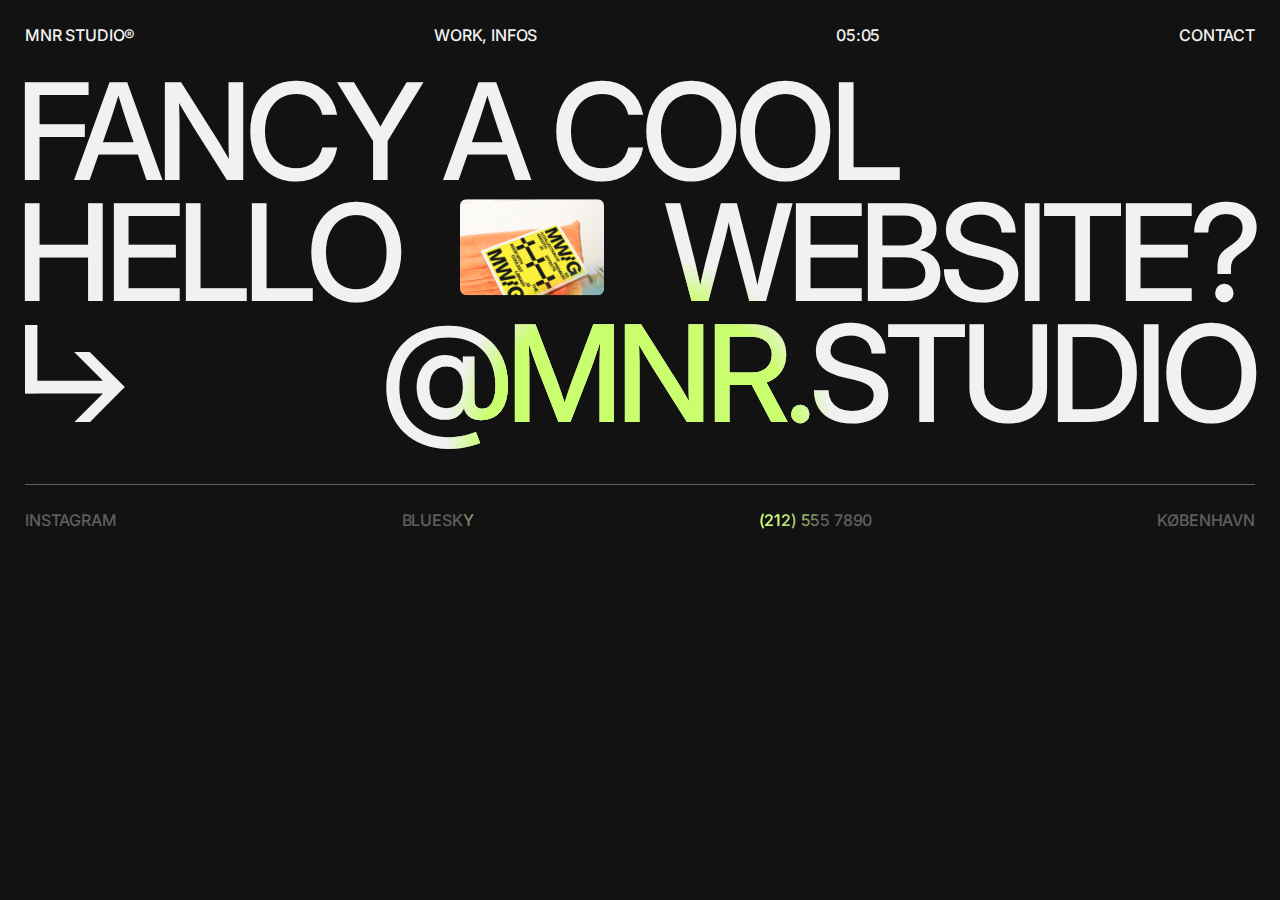
<file: mwg_044/index.html>
<!DOCTYPE html>
<html lang="en">
	<head>
		<meta charset="UTF-8">
		<meta name="viewport" content="width=device-width, initial-scale=1.0">
		<title>MWG 044</title>
		<link rel="stylesheet" >
		<link rel="icon" type="image/png" href="assets/favicon-96x96.png" sizes="96x96" />
	
	<style>
		@import url('https://fonts.googleapis.com/css2?family=Inter:wght@500&display=swap');

/* NORMALIZE */
* {
    margin: 0;
    padding: 0;
    box-sizing: border-box;
    appearance: none;
    -webkit-font-smoothing: antialiased;
    -moz-osx-font-smoothing: grayscale;
}
/* NORMALIZE */

body {
    background: #121212;
    color: #F1F1F1;
    font: 500 normal 22px/1.3 'Inter', sans-serif;
}
.mwg_effect044 .root {
    position: relative;
}
.mwg_effect044 .header,
.mwg_effect044 .footer {
    display: flex;
    justify-content: space-between;
    width: 100%;
    padding: 25px 0;
}
.mwg_effect044 .header p,
.mwg_effect044 .footer p {
    text-transform: uppercase;
    letter-spacing: -0.01em;
    font-size: 16px;
}
.mwg_effect044 .footer {
    position: relative;
    border-top: 1px solid rgb(95, 95, 95);
    margin: calc(2 * 25px) 0 0;
}
.mwg_effect044 .footer p {
    color: rgb(95, 95, 95)
}
.mwg_effect044 .footer a {
    color: inherit;
    text-decoration: none;
}
.mwg_effect044 .duplicate .footer p {
    color: var(--white);
}
.mwg_effect044 .line {
    display: flex;
    align-items: center;
    justify-content: space-between;
}
.mwg_effect044 .line p {
    font: 500 normal 10.5vw / 0.9 'Inter', sans-serif;
    letter-spacing: -0.05em;
    text-transform: uppercase;
}
.mwg_effect044 .line p:first-child {
    margin: 0 0 0 -0.07em;
}
.mwg_effect044 .photo {
    width: 11.2vw;
    height: max-content;
    aspect-ratio: 1.5;
    object-fit: cover;
    transform: translate(0, -5%);
    border-radius: 0.5vw;
}
.mwg_effect044 .icon {
    width: 7.8vw;
    height: auto;
}
.mwg_effect044 .containers {
    position: relative;
    pointer-events: none;
}
.mwg_effect044 .container {
    position: relative;
    padding: 0 25px;
    height: 100vh;
}
.mwg_effect044 .duplicate {
    --xpercent: 50%;
    --ypercent: 50%;
    mask-image: radial-gradient(circle at var(--xpercent) var(--ypercent), #000 20%, transparent 25%); 
    position: absolute;
    top: 0;
    left: 0;
    width: 100%;
    color: #C9FE6E;
}
.mwg_effect044 .duplicate .header {
    color: #C9FE6E;
}

@media (max-width: 768px) {
    .mwg_effect044 .header p:last-child, 
    .mwg_effect044 .footer p:last-child {
        display: none;
    }
    .mwg_effect044 .photo {
        width: 8vw;
        transform: translate(0, -15%);
    }
}
	</style>
	</head>
	<body>
		<section class="mwg_effect044">
			<div class="root">
				<div class="containers">
					<div class="container">
						<div class="header">
							<p>MNR Studio®</p>
							<p>Work, Infos</p>
							<p>05:05</p>
							<p>Contact</p>
						</div>
						<div class="line">
							<p>Fancy a cool</p>
						</div>
						<div class="line">
							<p>Hello</p>
							<img class="photo" src="assets/medias/1.png" alt="">
							<p>website?</p>
						</div>
						<div class="line">
							<svg class="icon" fill="none" height="115" viewBox="0 0 118 115" width="118" xmlns="http://www.w3.org/2000/svg"><g fill="currentColor"><path d="m76.5346 31.8467 41.4654 41.5767-41.4654 41.5766h-18.429l33.9984-34.0896h-92.0658671v-14.974h92.0658671l-33.9984-34.0897z"/><path d="m.00000377 80.7447-.00000377-80.74469922 14.6416-.00000078v80.7447z"/></g></svg>
							
							<p>@mnr.studio</p>
						</div>
						<div class="footer">
							<p>Instagram</p>
							<p>Bluesky</p>
							<p>(212) 555 7890</p>
							<p>København</p>
						</div>
					</div>
					<div class="container duplicate" aria-hidden="true">
						<div class="header">
							<p>MNR Studio®</p>
							<p>Work, Infos</p>
							<p>05:05</p>
							<p>Contact</p>
						</div>
						<div class="line">
							<p>Fancy a cool</p>
						</div>
						<div class="line">
							<p>Hello</p>
							<img class="photo" src="assets/medias/2.png" alt="">
							<p>website?</p>
						</div>
						<div class="line">
							<svg class="icon" fill="none" height="115" viewBox="0 0 118 115" width="118" xmlns="http://www.w3.org/2000/svg"><g fill="currentColor"><path d="m76.5346 31.8467 41.4654 41.5767-41.4654 41.5766h-18.429l33.9984-34.0896h-92.0658671v-14.974h92.0658671l-33.9984-34.0897z"/><path d="m.00000377 80.7447-.00000377-80.74469922 14.6416-.00000078v80.7447z"/></g></svg>
				
							<p>@mnr.studio</p>
						</div>
						<div class="footer">
							<p>Instagram</p>
							<p>Bluesky</p>
							<p>(212) 555 7890</p>
							<p>København</p>
						</div>
					</div>
				</div>
			</div>
		</section>

		<!-- GSAP -->
		<script src="https://cdn.jsdelivr.net/npm/gsap@3.12.5/dist/gsap.min.js"></script>

		<!-- EFFECT CODE -->
		<script >
			window.addEventListener("DOMContentLoaded", () => {
    // Modifies the CSS variable --xpercent
    const xTo = gsap.quickTo('.mwg_effect044 .duplicate', '--xpercent', {
        duration: 0.4, // Changes over 0.4s
        ease: "back" // With a slight bounce at the end of the movement
    })

    // Modifies the CSS variable --ypercent
    const yTo = gsap.quickTo('.mwg_effect044 .duplicate', '--ypercent', {
        duration: 0.4, // Changes over 0.4s
        ease: "back" // With a slight bounce at the end of the movement
    })

    document.querySelector('.mwg_effect044').addEventListener("mousemove", (e) => {  
        // Maps the mouse's X position from the window width range (0 to innerWidth)  
        // to a normalized range (0 to 100)  
        const mRangeX = gsap.utils.mapRange(0, window.innerWidth, 0, 100, e.clientX)  
    
        // Update the X position smoothly  
        xTo(mRangeX)
    
        // Maps the mouse's Y position relative to the element’s bounding box  
        // to a normalized range (0 to 100)  
        const bound = e.target.getBoundingClientRect()  
        const mRangeY = gsap.utils.mapRange(bound.top, bound.top + bound.height, 0, 100, e.clientY)  
    
        // Update the Y position smoothly  
        yTo(mRangeY)
    })
})
		</script>
	</body>
</html>
</file>
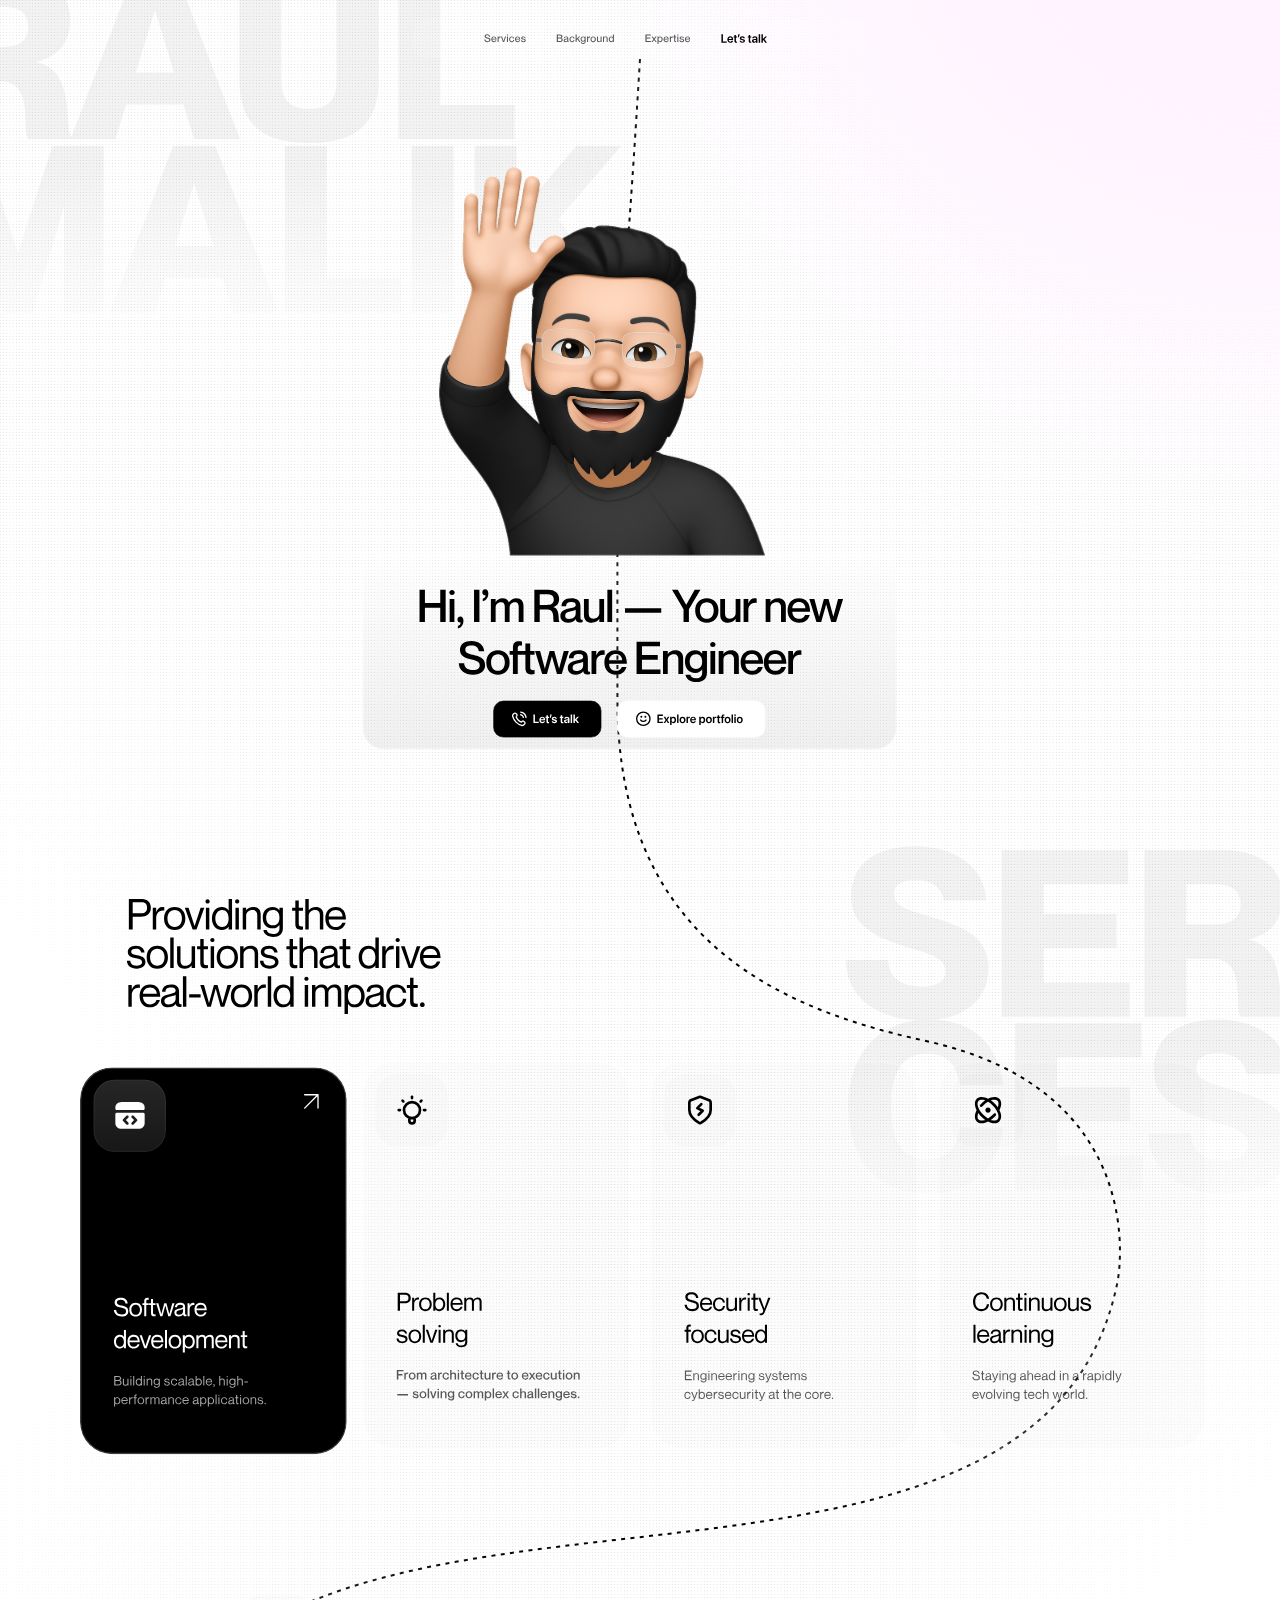
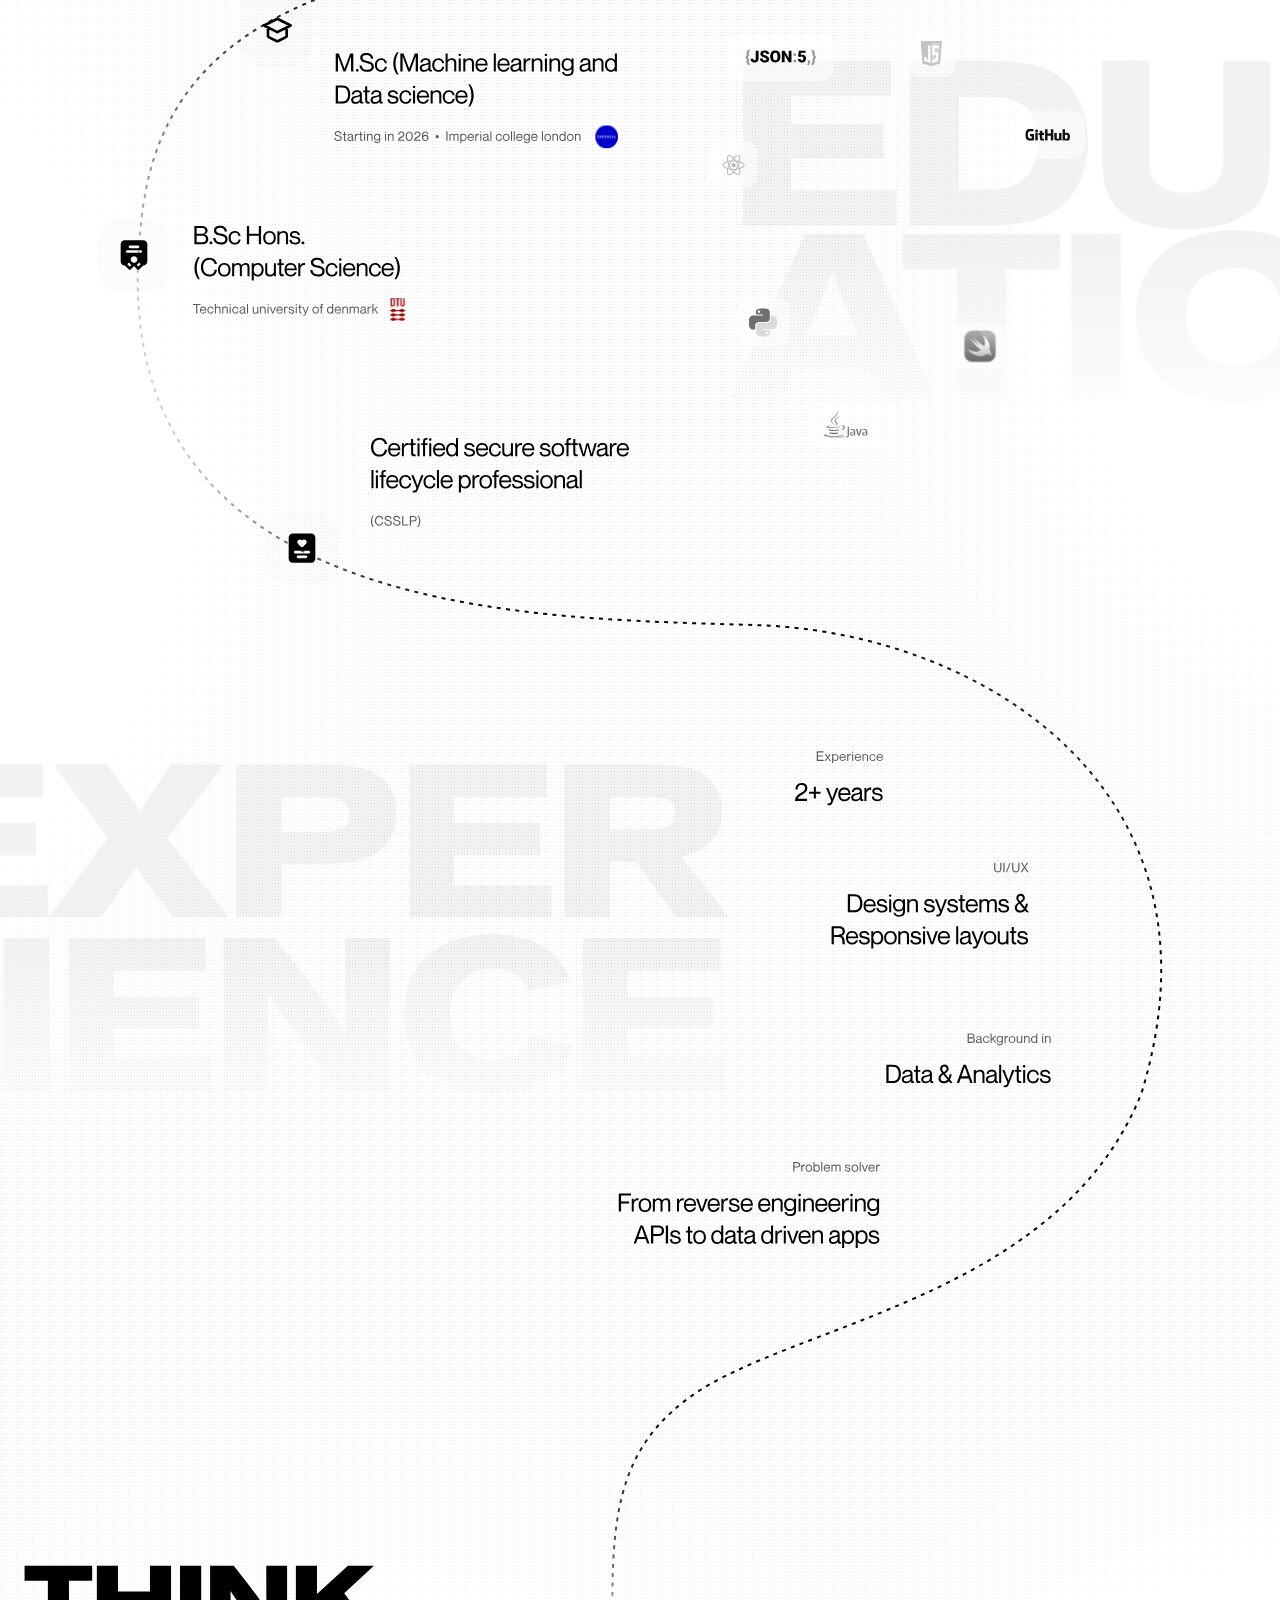
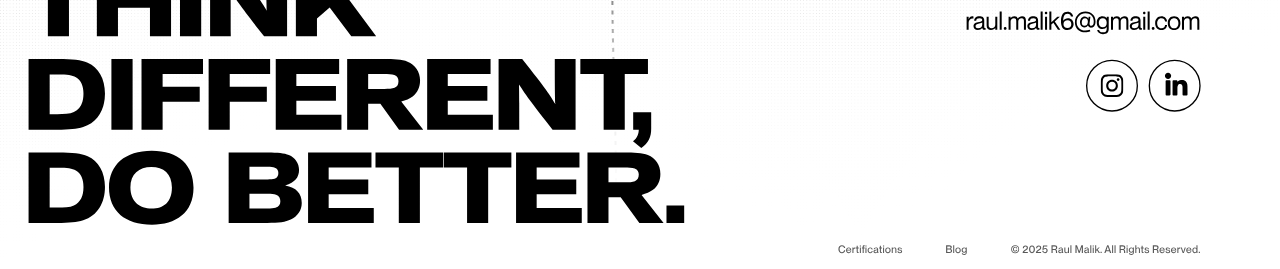
<file: preview.html>
<!DOCTYPE html>
<html lang="en">
<head>
    <meta charset="UTF-8">
    <meta name="viewport" content="width=device-width, initial-scale=1.0">
    <title>Preview</title>
    <style>
        *{
            margin: 0;
            padding: 0;
            box-sizing: border-box;
        }
        img{
            width: 100vw;
            height: auto;
            object-fit: cover;
        }
    </style>
</head>
<body>
    <img src="Homepage - 1.svg" alt="">
</body>
</html>
</file>
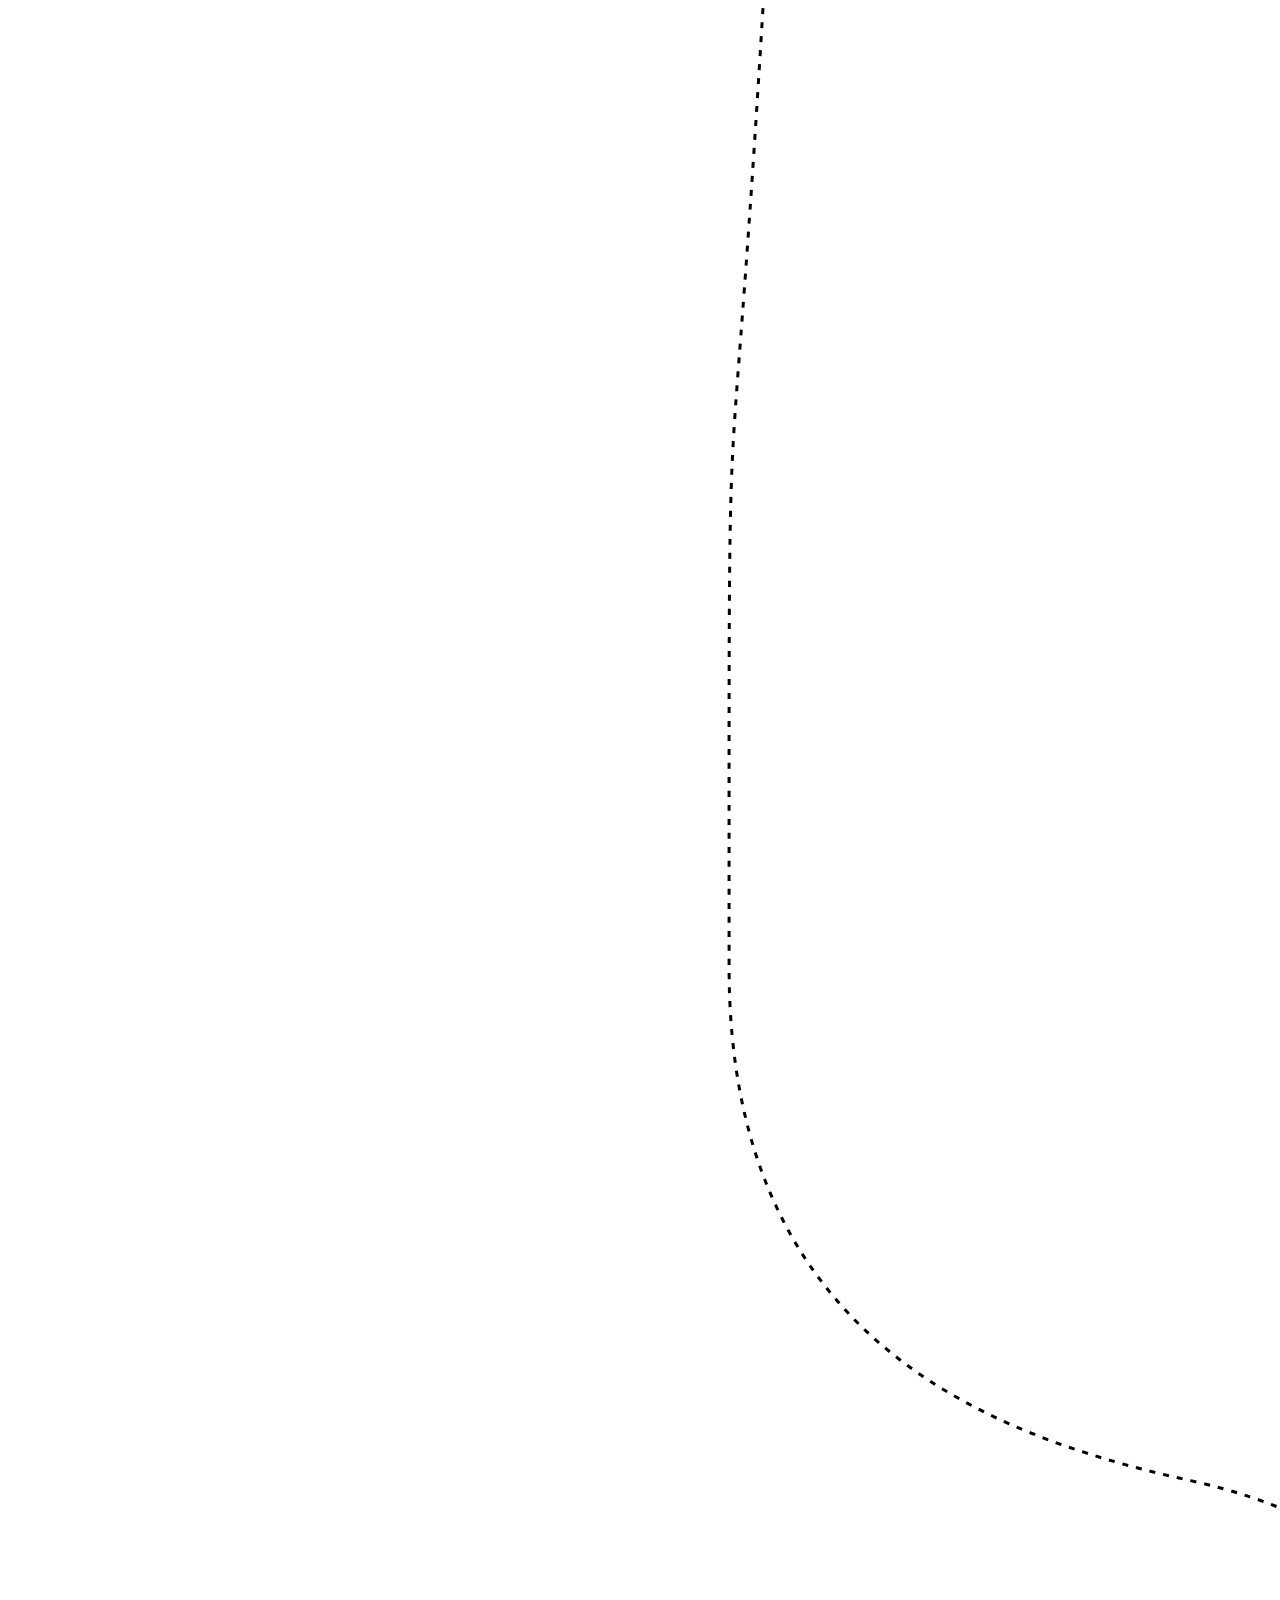
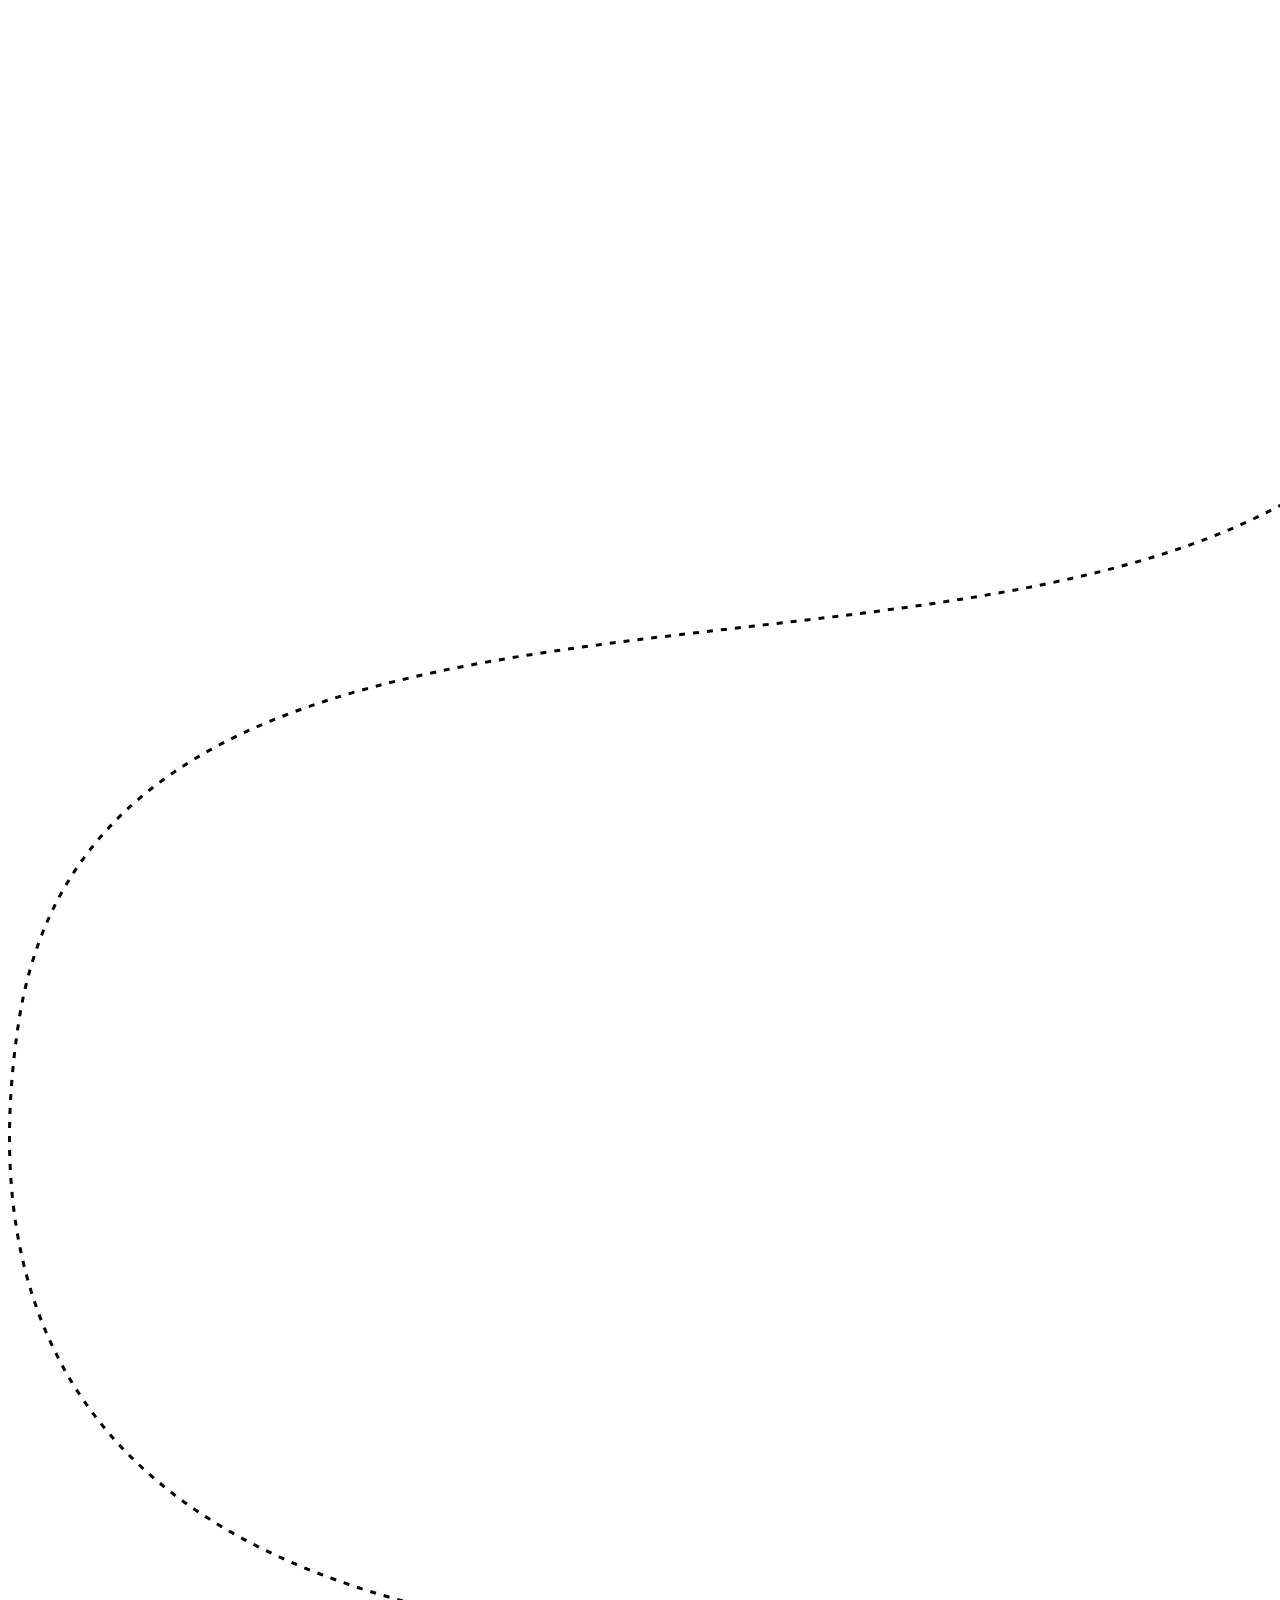
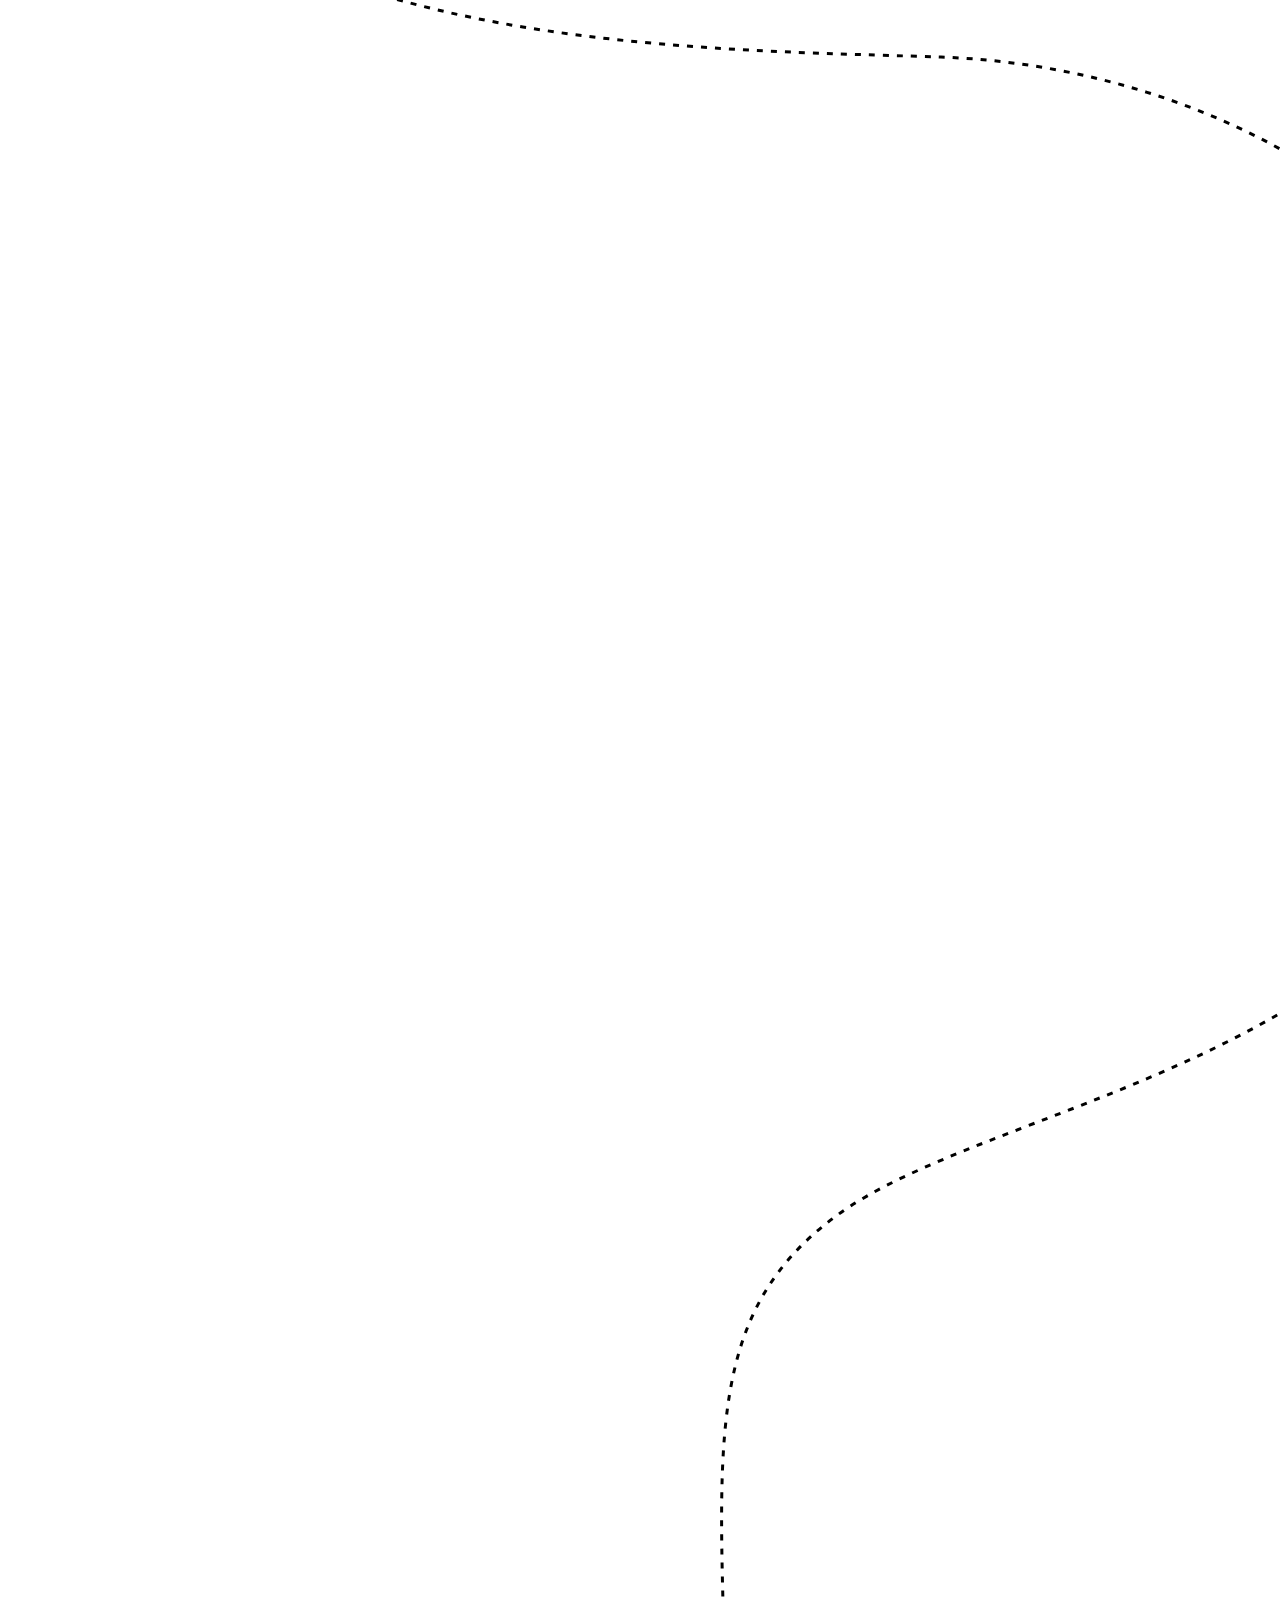
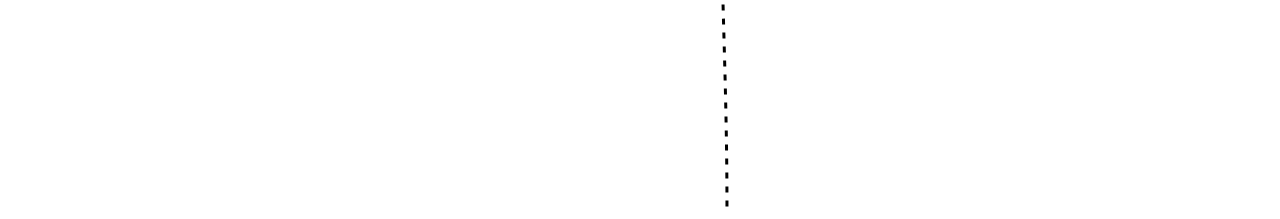
<file: mwg_044/prac.html>
<!DOCTYPE html>
<html lang="en">

<head>
    <meta charset="UTF-8">
    <meta name="viewport" content="width=device-width, initial-scale=1.0">
    <title>Document</title>
</head>

<body>
    <svg width="1539" height="4999" viewBox="0 0 1539 4999" fill="none" xmlns="http://www.w3.org/2000/svg">
        <path
            d="M754.969 0.0898767C719.092 596.09 721.092 275.813 721.092 959.791C721.092 1318.42 960.388 1424.2 1182.73 1472.67C1527.97 1547.94 1471.47 1833.09 1471.47 1833.09C1348.47 2454.59 105.469 1982.09 10.4695 2615.59C-84.5305 3249.09 598.97 3237.51 932.969 3249.09C1266.97 3260.66 1646.97 3496.09 1506.97 3951.59C1382.97 4260.09 978.969 4296.59 827.969 4408.09C676.969 4519.59 718.969 4675.59 718.969 4998.59"
            stroke="black" stroke-width="3" stroke-dasharray="6 8" />
    </svg>

</body>

</html>
</file>
